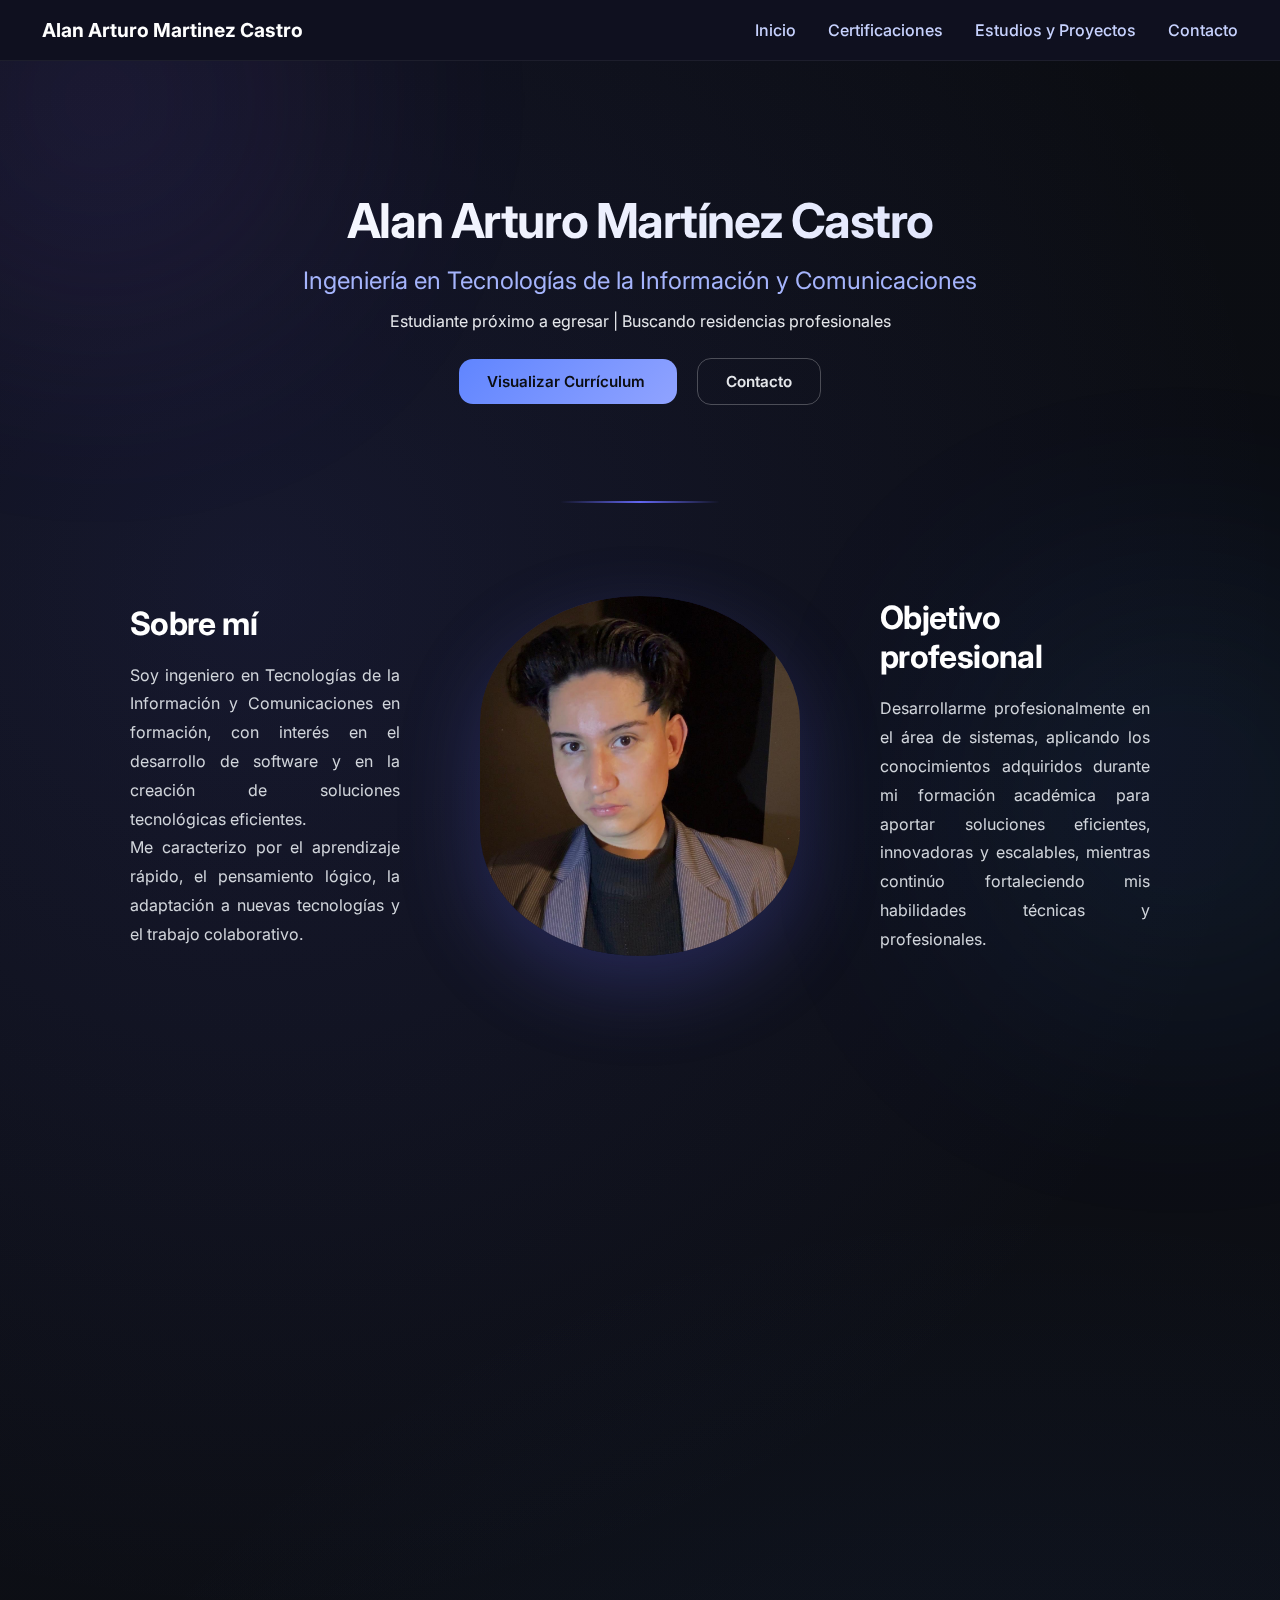
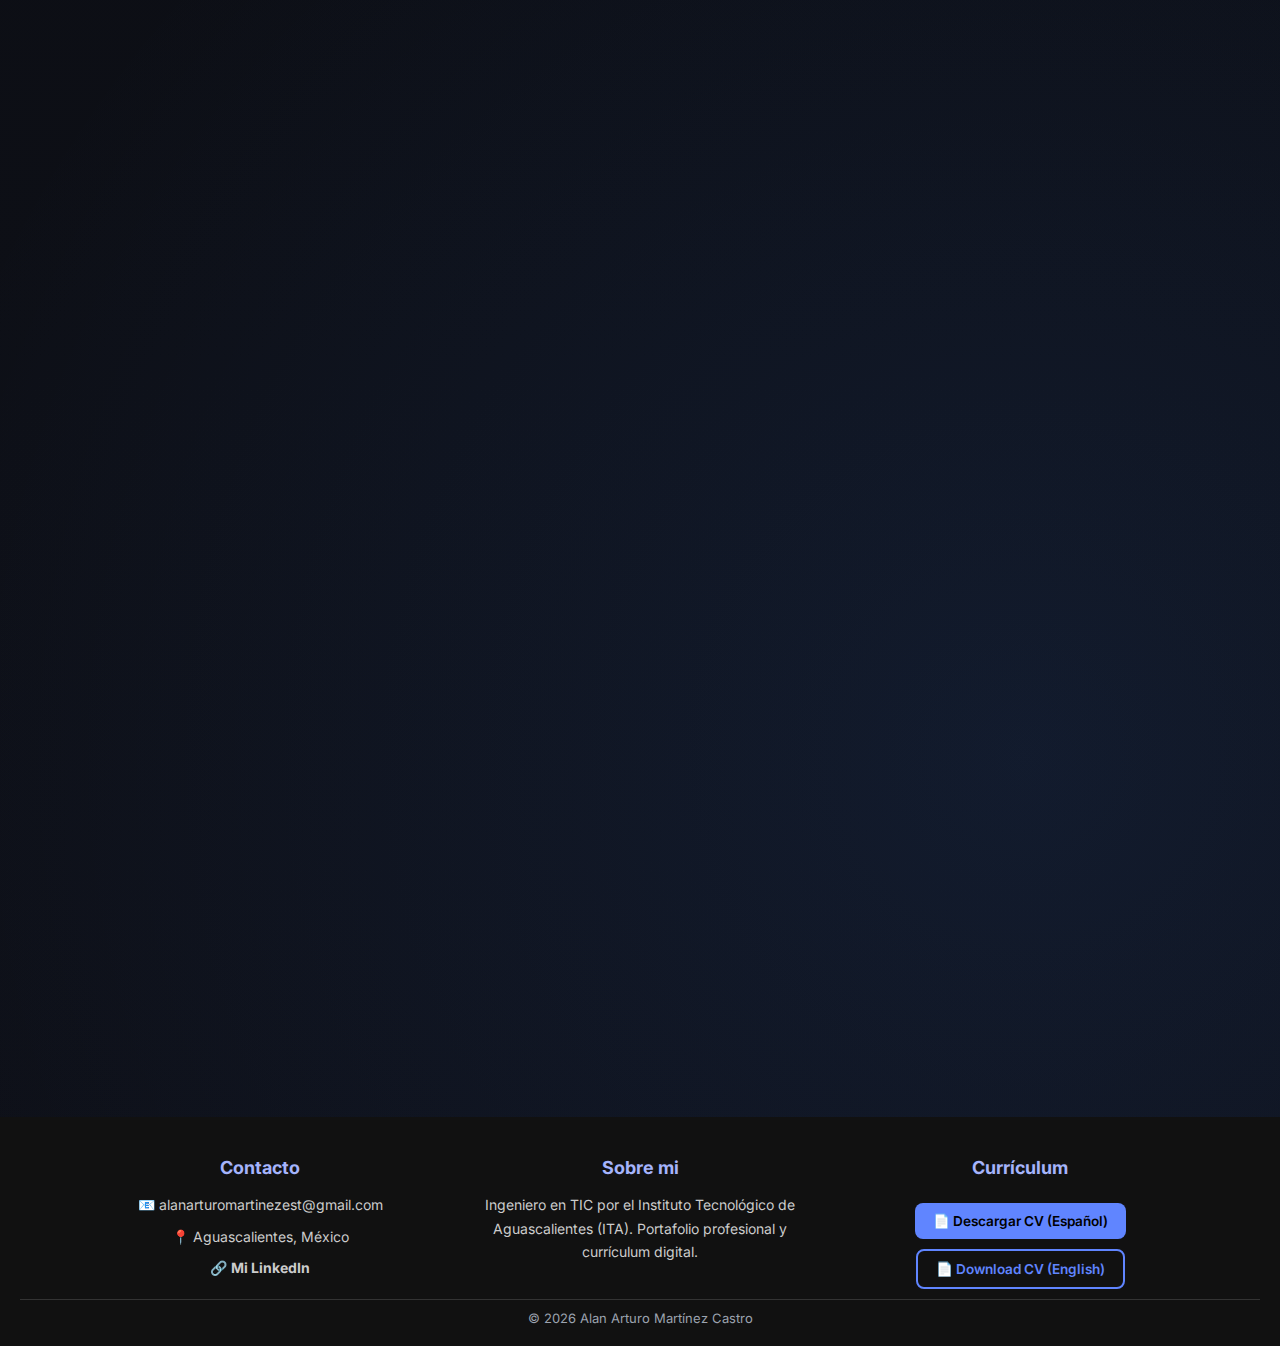
<file: index.html>
<!DOCTYPE html>
<html lang="es">
<head>
  <meta charset="UTF-8" />
  <meta name="viewport" content="width=device-width, initial-scale=1.0" />
  <title>Alan Arturo Martínez Castro | Ingeniería en TIC</title>

  <link rel="stylesheet" href="css/style.css" />
  <link href="https://fonts.googleapis.com/css2?family=Inter:wght@300;400;600;700&display=swap" rel="stylesheet">
</head>
<body>

<header class="header">
  <nav class="navbar">
    <div class="logo">Alan Arturo Martinez Castro</div>

    <ul class="nav-menu">
      <li><a href="index.html">Inicio</a></li>
      <li><a href="certificaciones.html">Certificaciones</a></li>
      <li><a href="estudios-proyectos.html">Estudios y Proyectos</a></li>
      <li><a href="index.html#contacto">Contacto</a></li>
    </ul>

    <div class="hamburger" id="hamburger">
      <span></span>
      <span></span>
      <span></span>
    </div>
  </nav>
</header>


  <!-- HERO -->
  <section class="hero reveal" id="inicio">
    <h1>Alan Arturo Martínez Castro</h1>
    <h2>Ingeniería en Tecnologías de la Información y Comunicaciones</h2>
    <p>Estudiante próximo a egresar | Buscando residencias profesionales</p>

    <div class="hero-buttons">
      <a href="assets/cv/CV - Español - Alan Castro.pdf" class="btn" target="_blank">
        Visualizar Currículum
      </a>
      <a href="#contacto" class="btn secondary">Contacto</a>
    </div>
  </section>

  <!-- SOBRE MI / OBJETIVO -->
  <section class="section reveal" id="perfil">
    <div class="about-clean">

      <!-- SOBRE MI -->
      <div class="about-left">
        <h3>Sobre mí</h3>
        <p>
          Soy ingeniero en Tecnologías de la Información y Comunicaciones en formación, 
          con interés en el desarrollo de software y en la creación de soluciones 
          tecnológicas eficientes.
        </p>
        <p>
          Me caracterizo por el aprendizaje rápido, el pensamiento lógico,
          la adaptación a nuevas tecnologías y el trabajo colaborativo.
        </p>
      </div>

      <!-- FOTO -->
      <div class="about-center">
        <div class="about-photo-oval" id="foto-cambio">
          <img src="assets/img/Fotos/foto1.jpeg" alt="Alan Arturo Martínez Castro">
        </div>
      </div>

      <!-- OBJETIVO -->
      <div class="about-right">
        <h3>Objetivo profesional</h3>
        <p>
          Desarrollarme profesionalmente en el área de sistemas, aplicando los
          conocimientos adquiridos durante mi formación académica para aportar
          soluciones eficientes, innovadoras y escalables, mientras continúo
          fortaleciendo mis habilidades técnicas y profesionales.
        </p>
      </div>
    </div>
  </section>

 <!-- Competencias -->
<section class="section reveal" id="Competencias">
  <h3>Competencias</h3>

  <div class="competencias-list">

    <div class="competencia-row">
      <strong>Trabajo en equipo</strong>
      <p>Colaboro eficazmente con otros para alcanzar objetivos comunes, fomentando la cooperación y el apoyo mutuo.</p>
    </div>

    <div class="competencia-row">
      <strong>Pensamiento analítico</strong>
      <p>Capacidad para descomponer problemas complejos, identificar patrones y proponer soluciones eficientes.</p>
    </div>

    <div class="competencia-row">
      <strong>Comunicación</strong>
      <p>Expreso ideas de manera clara y efectiva, tanto de forma verbal como escrita, facilitando la comprensión y coordinación.</p>
    </div>

    <div class="competencia-row">
      <strong>Adaptabilidad</strong>
      <p>Me ajusto rápidamente a cambios y nuevas situaciones, manteniendo la productividad y actitud positiva.</p>
    </div>

    <div class="competencia-row">
      <strong>Creatividad</strong>
      <p>Genero ideas innovadoras y enfoques originales para resolver problemas y mejorar procesos.</p>
    </div>

  </div>
</section>



  <!-- HABILIDADES -->
  <section class="section reveal" id="habilidades">
    <h3>Habilidades Técnicas</h3>
    <div class="skills-grid">

       <!-- Lenguajes de Programación -->
    <div class="skill-card">Java / Python / C#</div>
    <div class="skill-card">JavaScript / TypeScript / C++ </div>
    <div class="skill-card">PHP / SQL / MySQL</div>

    <!-- Frontend y Móvil -->
    <div class="skill-card">HTML / CSS / JS</div>
    <div class="skill-card">React Native / React</div>
    <div class="skill-card">Node.js / .NET / APIs REST</div>

    <!-- Sistemas / DevOps -->
    <div class="skill-card">Git / GitHub</div>
    <div class="skill-card">Linux / WSL </div>
    <div class="skill-card">Android Studio</div>

    <!-- IoT / Hardware -->
    <div class="skill-card">Arduino / ESP32 / ESP8266</div>
    <div class="skill-card">Sistemas Embebidos / IoT</div>

    <!-- Complementarias -->
    <div class="skill-card">Microsoft Office </div>
    <div class="skill-card">Documentación</div>
    <div class="skill-card">Herramientas adicionales</div>

    </div>
  </section>

  <!-- CARRUSEL -->
  <section class="section reveal">
    <h3>¿Qué puedo aportar?</h3>

    <div class="soft-carousel">
      <div class="soft-track">
        <div class="soft-card">💻 Desarrollo de aplicaciones con buenas prácticas</div>
        <div class="soft-card"> Trabajo en equipo y comunicación efectiva</div>
        <div class="soft-card"> Aprendizaje rápido de nuevas tecnologías</div>
        <div class="soft-card">🛠️ Experiencia en proyectos académicos reales</div>
        <div class="soft-card"> Compromiso y responsabilidad profesional</div>
      </div>
    </div>
  </section>


<footer class="footer" id="contacto">

  <div class="footer-container">

    
    <!-- CONTACTO -->
    <div class="footer-column">
       <h4>Contacto</h4>
       <p>📧 alanarturomartinezest@gmail.com</p>
       <p>📍 Aguascalientes, México</p>
       <p>🔗 <a href="https://www.linkedin.com/in/alancastrooo" target="_blank" rel="noopener noreferrer" class="linkedin-link">Mi LinkedIn</a></p>
    </div>

    <!-- SOBRE MI -->
    <div class="footer-column">
      <h4>Sobre mi</h4>
      <p>
        Ingeniero en TIC por el Instituto Tecnológico de Aguascalientes (ITA).  
    Portafolio profesional y currículum digital.
  </p>
  </p>
      </p>
    </div>

    <!-- DESCARGA CV -->
    <div class="footer-column">
      <h4>Currículum</h4>

      <a href="assets/cv/CV - Español - Alan Castro.pdf" class="footer-btn" target="_blank" >
        📄 Descargar CV (Español)
      </a>

      <a href="assets/cv/CV - English - Alan Castro.pdf" class="footer-btn secondary" target="_blank" >
        📄 Download CV (English)
      </a>
    </div>

  </div>

  <div class="footer-bottom">
    <p>© 2026 Alan Arturo Martínez Castro</p>
  </div>

</footer>


  <!-- SCRIPTS -->
  <script>
    /* FORZAR SCROLL ARRIBA */
    window.history.scrollRestoration = 'manual';
    window.addEventListener('load', () => window.scrollTo(0, 0));

    /* CARRUSEL */
    const track = document.querySelector('.soft-track');
    const cards = document.querySelectorAll('.soft-card');
    let index = 0;
    const CARD_HEIGHT = 130;

    cards[0].classList.add('active');

    setInterval(() => {
      cards.forEach(c => c.classList.remove('active'));
      index = (index + 1) % cards.length;
      track.style.transform = `translateY(-${index * CARD_HEIGHT}px)`;
      cards[index].classList.add('active');
    }, 3200);

    /* REVEAL */
    const reveals = document.querySelectorAll('.reveal');
    const observer = new IntersectionObserver(entries => {
      entries.forEach(entry => {
        if (entry.isIntersecting) entry.target.classList.add('active');
      });
    }, { threshold: 0.15 });

    reveals.forEach(el => observer.observe(el));

    /* CAMBIO DE IMAGEN AL CLICK */
    const foto = document.querySelector('#foto-cambio img');
    const imagenes = [
      'assets/img/Fotos/foto1.jpeg',
      'assets/img/Fotos/foto2.jpeg' // segunda imagen
    ];
    let indice = 0;

    document.querySelector('#foto-cambio').addEventListener('click', () => {
      indice = (indice + 1) % imagenes.length;
      foto.src = imagenes[indice];
    });

/* ================= HOVER LIGHT EFFECT ================= */
const skillCards = document.querySelectorAll('.skill-card');

skillCards.forEach(card => {
  card.addEventListener('mousemove', e => {
    const rect = card.getBoundingClientRect();
    const x = e.clientX - rect.left;
    const y = e.clientY - rect.top;
    card.style.setProperty('--x', `${x}px`);
    card.style.setProperty('--y', `${y}px`);
  });
});
    
/* ================= NAVBAR HAMBURGER ================= */
const hamburger = document.querySelector(".hamburger");
const navMenu = document.querySelector(".nav-menu");

if (hamburger && navMenu) {
  hamburger.addEventListener("click", () => {
    navMenu.classList.toggle("active");
  });
}
  </script>

</body>
</html>
</file>
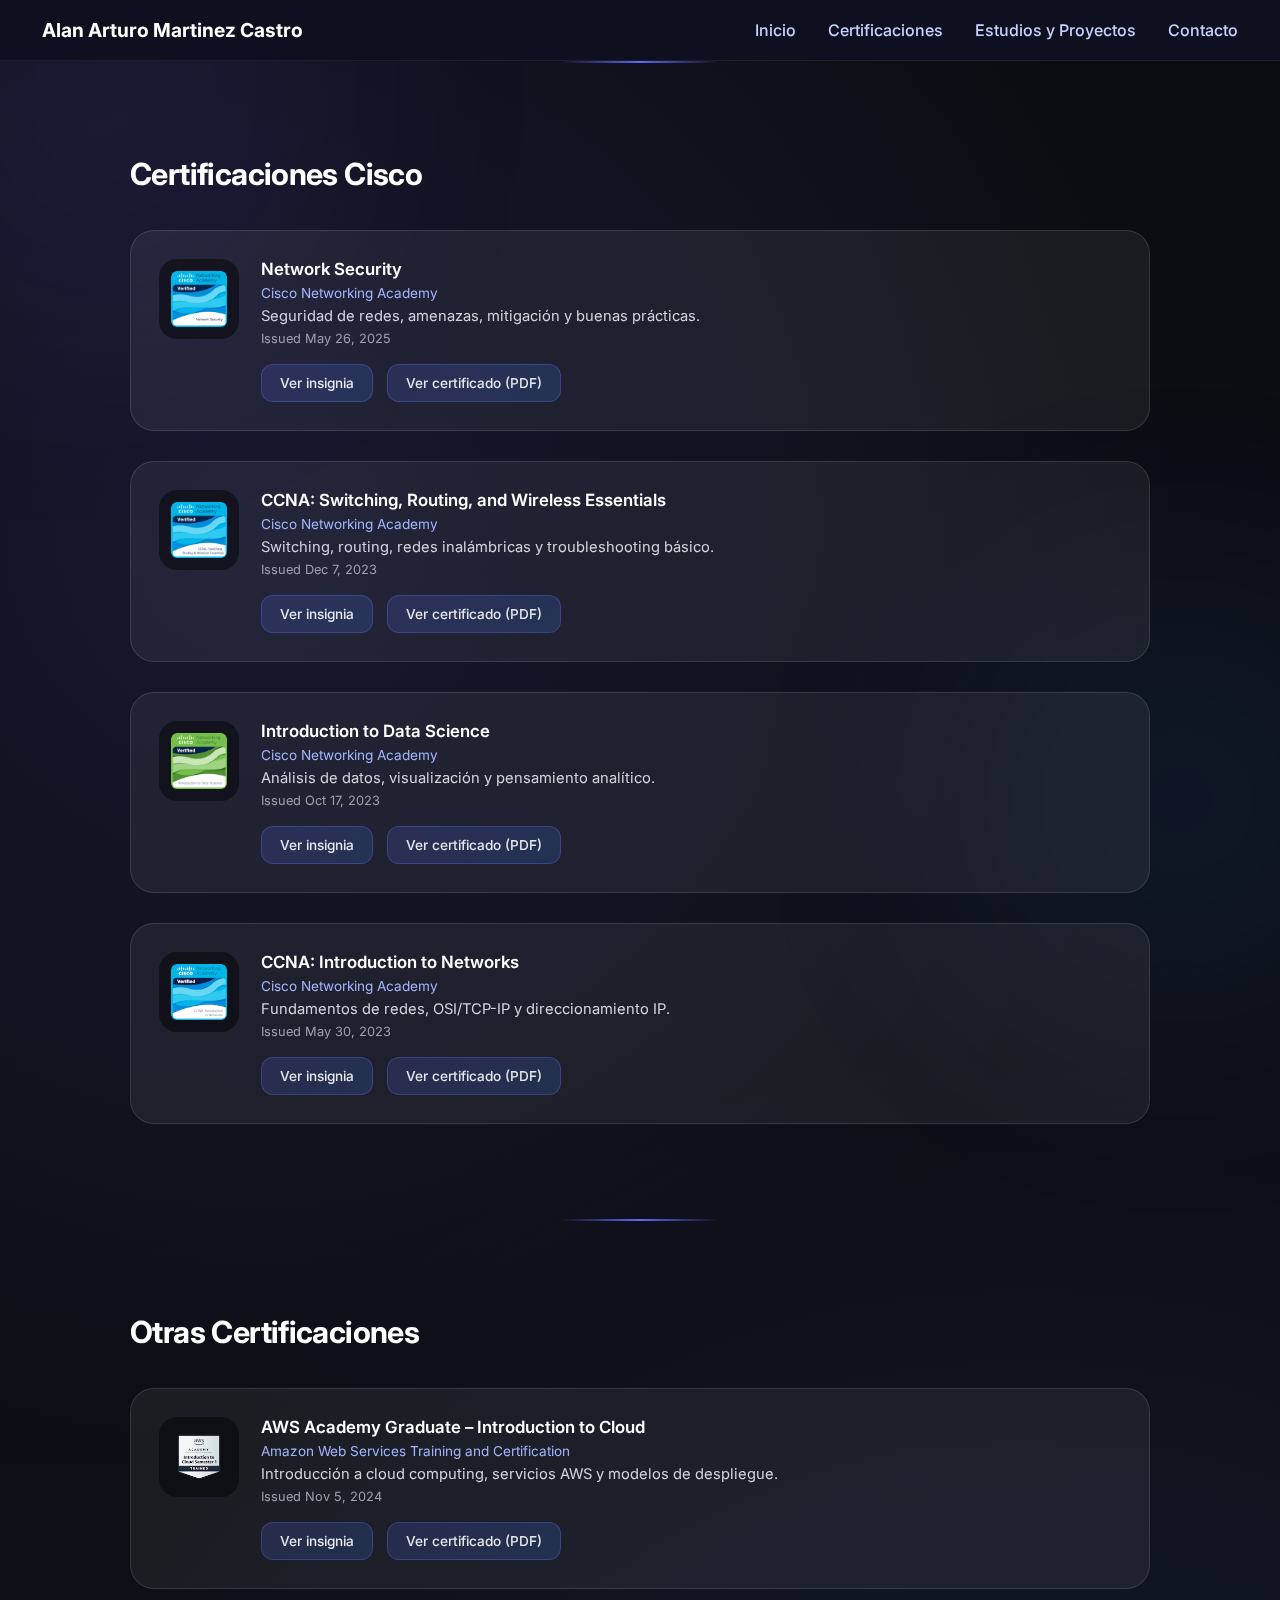
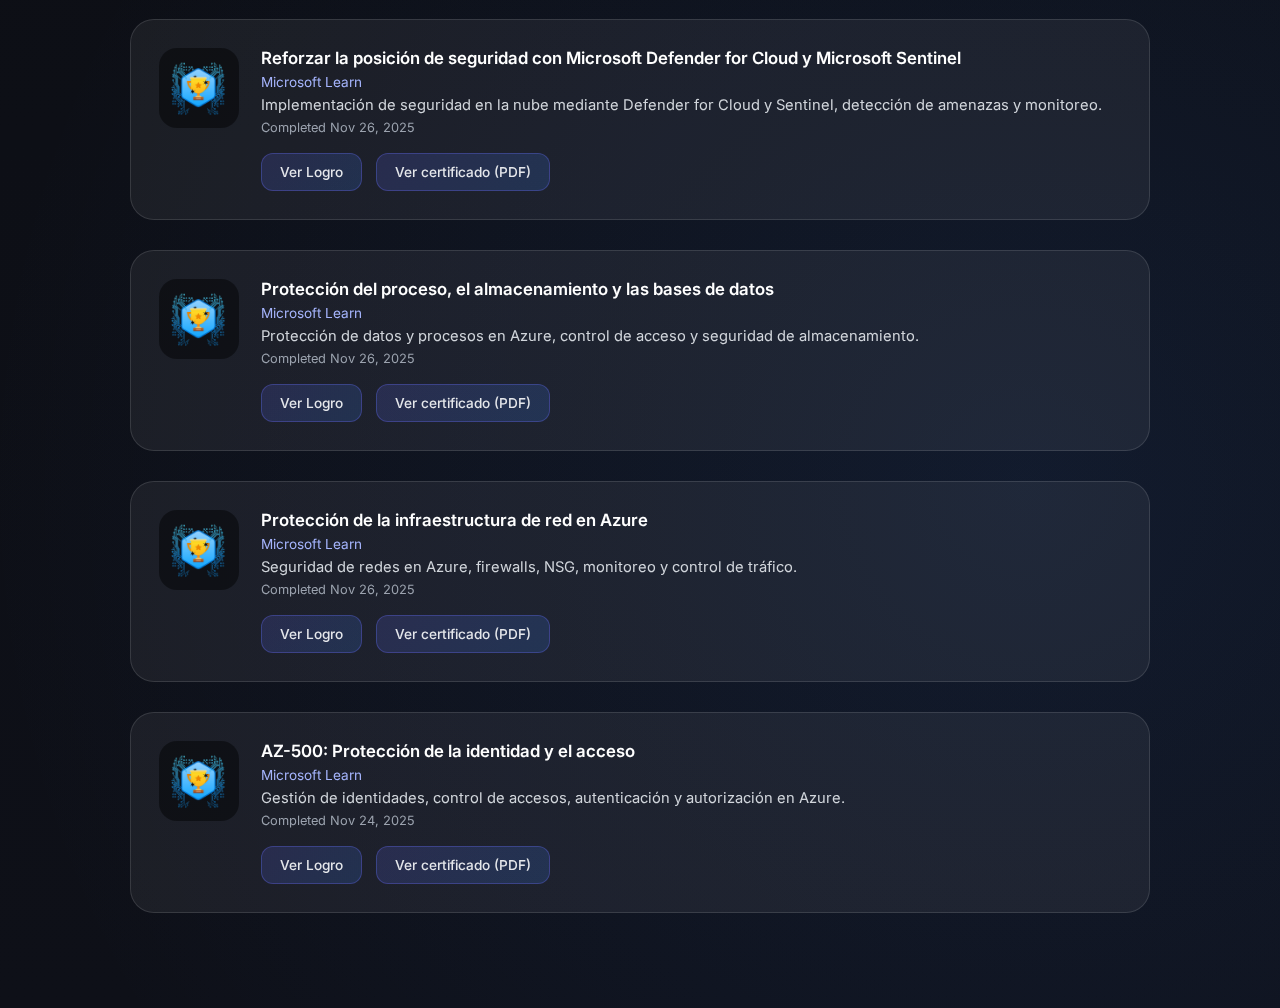
<file: certificaciones.html>
<!DOCTYPE html>
<html lang="es">
<head>
  <meta charset="UTF-8" />
  <meta name="viewport" content="width=device-width, initial-scale=1.0" />
  <title>Certificaciones | Alan Arturo Martínez Castro</title>

  <!-- CSS -->
  <link rel="stylesheet" href="css/style.css" />

  <!-- Google Font -->
  <link href="https://fonts.googleapis.com/css2?family=Inter:wght@300;400;600;700&display=swap" rel="stylesheet">
</head>
<body>

<header class="header">
  <nav class="navbar">
    <div class="logo">Alan Arturo Martinez Castro</div>

    <ul class="nav-menu">
      <li><a href="index.html">Inicio</a></li>
      <li><a href="certificaciones.html">Certificaciones</a></li>
      <li><a href="estudios-proyectos.html">Estudios y Proyectos</a></li>
      <li><a href="index.html#contacto">Contacto</a></li>
    </ul>

    <div class="hamburger" id="hamburger">
      <span></span>
      <span></span>
      <span></span>
    </div>
  </nav>
</header>

  <!-- CERTIFICACIONES CISCO -->
  <section class="section">
    <h3>Certificaciones Cisco</h3>

    <div class="cert-list">

      <!-- 2025 -->
      <div class="cert-item">
        <img src="assets/img/Insignias/network-security.png" alt="Cisco Network Security" class="cert-badge">

        <div class="cert-info">
          <span class="cert-title">Network Security</span>
          <span class="cert-org">Cisco Networking Academy</span>
          <span class="cert-desc">
            Seguridad de redes, amenazas, mitigación y buenas prácticas.
          </span>
          <span class="cert-date">Issued May 26, 2025</span>

          <div class="cert-actions">
            <a href="https://www.credly.com/badges/3fe71192-fc2c-4e4b-b4d9-2073c541a34c/public_url"
               target="_blank" rel="noopener noreferrer">
              Ver insignia
            </a>
            <a href="assets/img/Certificados/NetworkSecurityUpdate20260108-30-mciflk.pdf"
               target="_blank" rel="noopener noreferrer">
              Ver certificado (PDF)
            </a>
          </div>
        </div>
      </div>

      <!-- 2023 -->
      <div class="cert-item">
        <img src="assets/img/Insignias/ccna-switching-routing-and-wireless-essentials.1.png" alt="Cisco SRWE" class="cert-badge">

        <div class="cert-info">
          <span class="cert-title">CCNA: Switching, Routing, and Wireless Essentials</span>
          <span class="cert-org">Cisco Networking Academy</span>
          <span class="cert-desc">
            Switching, routing, redes inalámbricas y troubleshooting básico.
          </span>
          <span class="cert-date">Issued Dec 7, 2023</span>

          <div class="cert-actions">
            <a href="https://www.credly.com/badges/3eaf191b-276a-4b45-bd3c-76e477709c12/public_url"
               target="_blank" rel="noopener noreferrer">
              Ver insignia
            </a>
            <a href="assets/img/Certificados/CCNASRWEUpdate20260108-31-ornwk6.pdf"
               target="_blank" rel="noopener noreferrer">
              Ver certificado (PDF)
            </a>
          </div>
        </div>
      </div>

      <div class="cert-item">
        <img src="assets/img/Insignias/introduction-to-data-science.png" alt="Cisco Data Science" class="cert-badge">

        <div class="cert-info">
          <span class="cert-title">Introduction to Data Science</span>
          <span class="cert-org">Cisco Networking Academy</span>
          <span class="cert-desc">
            Análisis de datos, visualización y pensamiento analítico.
          </span>
          <span class="cert-date">Issued Oct 17, 2023</span>

          <div class="cert-actions">
            <a href="https://www.credly.com/badges/4f6efbda-801c-4bed-9ab4-6457b06a14ba/public_url"
               target="_blank" rel="noopener noreferrer">
              Ver insignia
            </a>
            <a href="assets/img/Certificados/IntrotoDataScienceUpdate20260108-33-z09479.pdf"
               target="_blank" rel="noopener noreferrer">
              Ver certificado (PDF)
            </a>
          </div>
        </div>
      </div>

      <div class="cert-item">
        <img src="assets/img/Insignias/ccna-introduction-to-networks.png" alt="Cisco ITN" class="cert-badge">

        <div class="cert-info">
          <span class="cert-title">CCNA: Introduction to Networks</span>
          <span class="cert-org">Cisco Networking Academy</span>
          <span class="cert-desc">
            Fundamentos de redes, OSI/TCP-IP y direccionamiento IP.
          </span>
          <span class="cert-date">Issued May 30, 2023</span>

          <div class="cert-actions">
            <a href="https://www.credly.com/badges/386744cf-34dc-4aa3-bec2-90f65e6eeedf/public_url"
               target="_blank" rel="noopener noreferrer">
              Ver insignia
            </a>
            <a href="assets/img/Certificados/CCNAITNUpdated20260108-30-azx5w3.pdf"
               target="_blank" rel="noopener noreferrer">
              Ver certificado (PDF)
            </a>
          </div>
        </div>
      </div>

    </div>
  </section>

  <!-- CERTIFICACIONES AWS -->
  <section class="section">
    <h3>Otras Certificaciones</h3>

    <div class="cert-list">

      <div class="cert-item">
        <img src="assets/img/Insignias/aws-academy-graduate-introduction-to-cloud-semester.png" alt="AWS Academy" class="cert-badge">

        <div class="cert-info">
          <span class="cert-title">AWS Academy Graduate – Introduction to Cloud</span>
          <span class="cert-org">Amazon Web Services Training and Certification</span>
          <span class="cert-desc">
            Introducción a cloud computing, servicios AWS y modelos de despliegue.
          </span>
          <span class="cert-date">Issued Nov 5, 2024</span>

          <div class="cert-actions">
            <a href="https://www.credly.com/badges/d48d116f-f80a-4c81-982a-6fabf232fa69/public_url"
               target="_blank" rel="noopener noreferrer">
              Ver insignia
            </a>
            <a href="assets/img/Certificados/AWS_Academy_Graduate___Introduction_to_Cloud_Semester_1___Training_Badge_Badge20260108-30-hqyo44.pdf"
               target="_blank" rel="noopener noreferrer">
              Ver certificado (PDF)
            </a>
          </div>
        </div>
      </div>

     
<!-- CERTIFICACIONES MICROSOFT -->
    <div class="cert-item">
      <img src="assets/img/Insignias/Logro.png" alt="Microsoft Learn" class="cert-badge">

      <div class="cert-info">
        <span class="cert-title">
          Reforzar la posición de seguridad con Microsoft Defender for Cloud y Microsoft Sentinel
        </span>
        <span class="cert-org">Microsoft Learn</span>
        <span class="cert-desc">
          Implementación de seguridad en la nube mediante Defender for Cloud y Sentinel,
          detección de amenazas y monitoreo.
        </span>
        <span class="cert-date">Completed Nov 26, 2025</span>

          <div class="cert-actions">
            <a href="https://learn.microsoft.com/api/achievements/share/es-es/ALANARTUROMARTINEZCASTRO-9875/FQQK8JTX?sharingId=2E52E4DBF57A6F24"
               target="_blank" rel="noopener noreferrer">
              Ver Logro
            </a>
            <a href="assets/img/Certificados/Logros - alanarturomartinezcastro-9875 _ Microsoft Learn.pdf"
               target="_blank" rel="noopener noreferrer">
              Ver certificado (PDF)
            </a>
          </div>
      </div>
    </div>

    <div class="cert-item">
      <img src="assets/img/Insignias/Logro.png" alt="Microsoft Learn" class="cert-badge">

      <div class="cert-info">
        <span class="cert-title">
          Protección del proceso, el almacenamiento y las bases de datos
        </span>
        <span class="cert-org">Microsoft Learn</span>
        <span class="cert-desc">
          Protección de datos y procesos en Azure, control de acceso y
          seguridad de almacenamiento.
        </span>
        <span class="cert-date">Completed Nov 26, 2025</span>

          <div class="cert-actions">
            <a href="https://learn.microsoft.com/api/achievements/share/es-es/ALANARTUROMARTINEZCASTRO-9875/822VFAEW?sharingId=2E52E4DBF57A6F24"
               target="_blank" rel="noopener noreferrer">
              Ver Logro
            </a>
            <a href="assets/img/Certificados/Logros - alanarturomartinezcastro-9875 _ Microsoft Learn-Protección de datos y procesos en Azure.pdf"
               target="_blank" rel="noopener noreferrer">
              Ver certificado (PDF)
            </a>
          </div>
      </div>
    </div>

    <div class="cert-item">
      <img src="assets/img/Insignias/Logro.png" alt="Microsoft Learn" class="cert-badge">

      <div class="cert-info">
        <span class="cert-title">
          Protección de la infraestructura de red en Azure
        </span>
        <span class="cert-org">Microsoft Learn</span>
        <span class="cert-desc">
          Seguridad de redes en Azure, firewalls, NSG, monitoreo y
          control de tráfico.
        </span>
        <span class="cert-date">Completed Nov 26, 2025</span>

          <div class="cert-actions">
            <a href="https://learn.microsoft.com/api/achievements/share/es-es/ALANARTUROMARTINEZCASTRO-9875/37773ERH?sharingId=2E52E4DBF57A6F24"
               target="_blank" rel="noopener noreferrer">
              Ver Logro
            </a>
            <a href="assets/img/Certificados/Logros - alanarturomartinezcastro-9875 _ 3Microsoft Learn.pdf"
               target="_blank" rel="noopener noreferrer">
              Ver certificado (PDF)
            </a>
          </div>
      </div>
    </div>

    <div class="cert-item">
      <img src="assets/img/Insignias/Logro.png" alt="Microsoft Learn" class="cert-badge">

      <div class="cert-info">
        <span class="cert-title">
          AZ-500: Protección de la identidad y el acceso
        </span>
        <span class="cert-org">Microsoft Learn</span>
        <span class="cert-desc">
          Gestión de identidades, control de accesos, autenticación y
          autorización en Azure.
        </span>
        <span class="cert-date">Completed Nov 24, 2025</span>

          <div class="cert-actions">
            <a href="https://learn.microsoft.com/api/achievements/share/es-es/ALANARTUROMARTINEZCASTRO-9875/2JJEK72V?sharingId=2E52E4DBF57A6F24"
               target="_blank" rel="noopener noreferrer">
              Ver Logro
            </a>
            <a href="assets/img/Certificados/Logros - alanarturomartinezcastro-9875 _ 4Microsoft Learn.pdf"
               target="_blank" rel="noopener noreferrer">
              Ver certificado (PDF)
            </a>
          </div>
      </div>
    </div>

  </div>


    </div>
  </section>

</body>
</html>
</file>
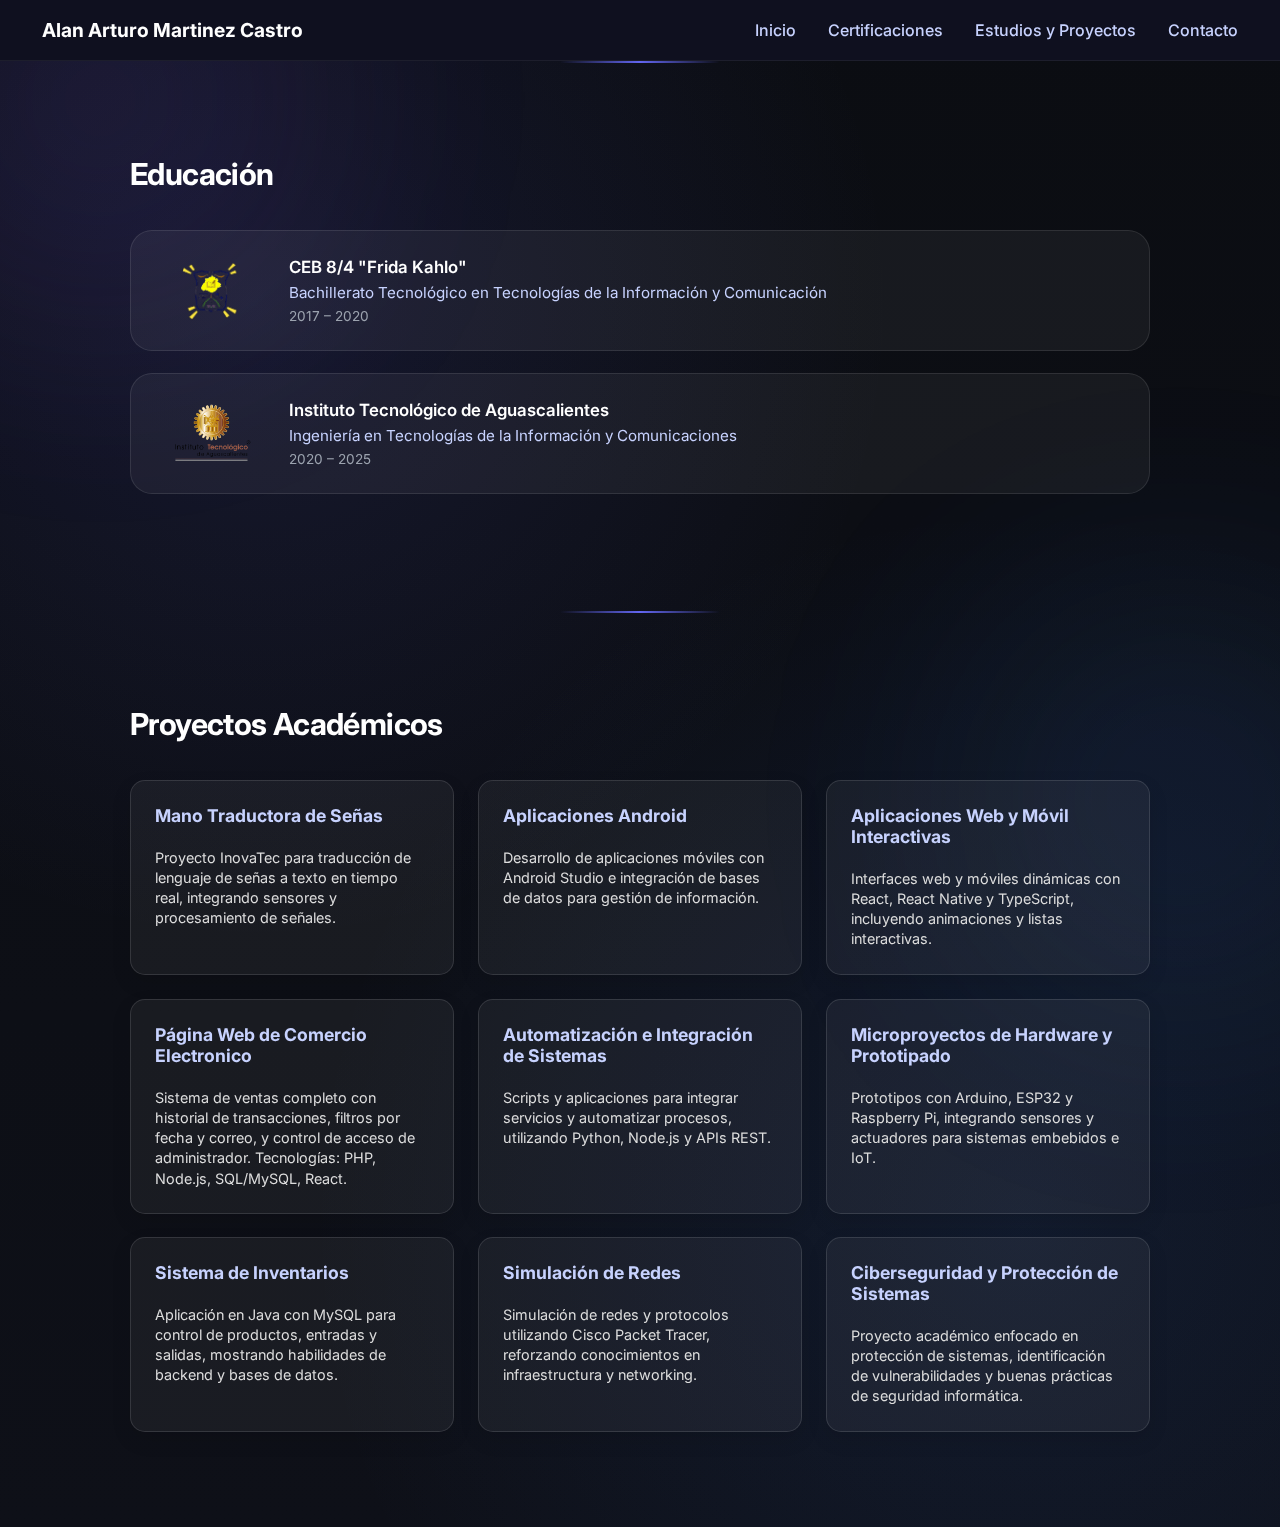
<file: estudios-proyectos.html>
<!DOCTYPE html>
<html lang="es">
<head>
  <meta charset="UTF-8" />
  <meta name="viewport" content="width=device-width, initial-scale=1.0" />
  <title>Estudios y Proyectos | Alan Martínez</title>

  <link rel="stylesheet" href="css/style.css" />
  <link href="https://fonts.googleapis.com/css2?family=Inter:wght@300;400;600;700&display=swap" rel="stylesheet">
</head>
<body>

 <header class="header">
  <nav class="navbar">
    <div class="logo">Alan Arturo Martinez Castro</div>

    <ul class="nav-menu">
      <li><a href="index.html">Inicio</a></li>
      <li><a href="certificaciones.html">Certificaciones</a></li>
      <li><a href="estudios-proyectos.html">Estudios y Proyectos</a></li>
      <li><a href="index.html#contacto">Contacto</a></li>
    </ul>

    <div class="hamburger" id="hamburger">
      <span></span>
      <span></span>
      <span></span>
    </div>
  </nav>
</header>

 <section class="section">
  <h3>Educación</h3>

  <div class="edu-item">
    <img src="assets/img/Logos/logo_Ceb_8_4.png" alt="Logo CEB 8/4" class="edu-logo">

    <div class="edu-info">
      <span class="edu-title">CEB 8/4 "Frida Kahlo"</span>
      <span class="edu-degree">
        Bachillerato Tecnológico en Tecnologías de la Información y Comunicación
      </span>
      <span class="edu-date">2017 – 2020</span>
    </div>
  </div>

  <div class="edu-item">
    <img src="assets/img/Logos/logo_ITA.png" alt="Logo Instituto Tecnológico de Aguascalientes" class="edu-logo">

    <div class="edu-info">
      <span class="edu-title">Instituto Tecnológico de Aguascalientes</span>
      <span class="edu-degree">
        Ingeniería en Tecnologías de la Información y Comunicaciones
      </span>
      <span class="edu-date">2020 – 2025</span>
    </div>
  </div>
</section>


<section class="section" id="proyectos">
  <h3>Proyectos Académicos</h3>
  <div class="projects-grid">

    <!-- Proyecto innovador -->
    <div class="project-card">
      <h4>Mano Traductora de Señas</h4>
      <p>Proyecto InovaTec para traducción de lenguaje de señas a texto en tiempo real, integrando sensores y procesamiento de señales.</p>
    </div>

    <!-- Desarrollo móvil -->
    <div class="project-card">
      <h4>Aplicaciones Android</h4>
      <p>Desarrollo de aplicaciones móviles con Android Studio e integración de bases de datos para gestión de información.</p>
    </div>

    <!-- Web interactiva -->
    <div class="project-card">
      <h4>Aplicaciones Web y Móvil Interactivas</h4>
      <p>Interfaces web y móviles dinámicas con React, React Native y TypeScript, incluyendo animaciones y listas interactivas.</p>
    </div>

    <!-- Backend y E-commerce -->
    <div class="project-card">
      <h4>Página Web de Comercio Electronico</h4>
      <p>Sistema de ventas completo con historial de transacciones, filtros por fecha y correo, y control de acceso de administrador. Tecnologías: PHP, Node.js, SQL/MySQL, React.</p>
    </div>

    <!-- Automatización / Integración -->
    <div class="project-card">
      <h4>Automatización e Integración de Sistemas</h4>
      <p>Scripts y aplicaciones para integrar servicios y automatizar procesos, utilizando Python, Node.js y APIs REST.</p>
    </div>

    <!-- Hardware / IoT -->
    <div class="project-card">
      <h4>Microproyectos de Hardware y Prototipado</h4>
      <p>Prototipos con Arduino, ESP32 y Raspberry Pi, integrando sensores y actuadores para sistemas embebidos e IoT.</p>
    </div>

    <!-- Sistema de Inventarios -->
    <div class="project-card">
      <h4>Sistema de Inventarios</h4>
      <p>Aplicación en Java con MySQL para control de productos, entradas y salidas, mostrando habilidades de backend y bases de datos.</p>
    </div>

    <!-- Simulación de Redes -->
    <div class="project-card">
      <h4>Simulación de Redes</h4>
      <p>Simulación de redes y protocolos utilizando Cisco Packet Tracer, reforzando conocimientos en infraestructura y networking.</p>
    </div>

    <!-- Ciberseguridad / Seguridad en TI -->
    <div class="project-card">
      <h4>Ciberseguridad y Protección de Sistemas</h4>
      <p>Proyecto académico enfocado en protección de sistemas, identificación de vulnerabilidades y buenas prácticas de seguridad informática.</p>
    </div>

  </div>
</section>



</body>
</html>
</file>
<file: css/style.css>
/* ================= RESET ================= */
* {
  margin: 0;
  padding: 0;
  box-sizing: border-box;
  font-family: 'Inter', sans-serif;
}

html {
  scroll-behavior: smooth;
}

body {
  background:
    radial-gradient(circle at 20% 20%, rgba(99,102,241,0.12), transparent 40%),
    radial-gradient(circle at 80% 80%, rgba(59, 130, 246, 0.1), transparent 45%),
    linear-gradient(180deg, #0b0d12, #0e1018);
  color: #e5e7eb;
}

/* ================= FONDOS DIFUMINADOS (CANVA) ================= */
body::before,
body::after {
  content: "";
  position: fixed;
  width: 520px;
  height: 520px;
  filter: blur(160px);
  opacity: 0.9;
  z-index: -1;
}

body::before {
  top: -160px;
  left: -160px;
  background: radial-gradient(circle, rgba(139,92,246,0.35), transparent 65%);
}

body::after {
  bottom: -160px;
  right: -160px;
  background: radial-gradient(circle, rgba(59,130,246,0.30), transparent 65%);
}

/* ================= NAVBAR ================= */
.navbar {
  display: flex;
  justify-content: space-between;
  align-items: center;
  padding: 18px 42px;
  background: rgba(15,15,30,0.9);
  border-bottom: 1px solid rgba(255,255,255,0.06);
  position: sticky;
  top: 0;
  z-index: 20;
}

.logo {
  font-weight: 700;
  font-size: 1.05rem;
  color: #ffffff;
}

/* LINKS DESKTOP (lo tuyo) */
.nav-links {
  list-style: none;
  display: flex;
  gap: 22px;
}

.nav-links a {
  color: #c7d2fe;
  text-decoration: none;
  font-size: 0.95rem;
  transition: color 0.25s ease;
}

.nav-links a:hover {
  color: #ffffff;
}

/* HEADER STICKY (lo tuyo) */
.header {
  width: 100%;
  background: #0f172a;
  position: sticky;
  top: 0;
  z-index: 20;
}

/* LOGO (lo tuyo, se respeta aunque esté repetido) */
.logo {
  color: #fff;
  font-weight: bold;
  font-size: 1.2rem;
}

/* MENÚ PRINCIPAL */
.nav-menu {
  display: flex;
  gap: 2rem;
  list-style: none;
}

.nav-menu a {
  color: #c7d2fe;
  text-decoration: none;
  font-weight: 500;
}

/* HAMBURGER */
.hamburger {
  display: none;
  flex-direction: column;
  cursor: pointer;
}

.hamburger span {
  width: 25px;
  height: 3px;
  background: #c7d2fe;
  margin: 4px 0;
}

/* ================= MOBILE ================= */
@media (max-width: 768px) {

  /* Ajuste de padding en móvil */
  .navbar {
    padding: 1rem 1.5rem;
  }

  /* Menú desplegable */
  .nav-menu {
    position: absolute;
    top: 100%;
    left: 0;
    background: rgba(15, 15, 30, 0.97);
    flex-direction: column;
    width: 100%;
    text-align: center;
    display: none;
    padding: 1rem 0;
  }

  /* Cuando JS agrega .active */
  .nav-menu.active {
    display: flex;
  }

  /* Links grandes para touch */
  .nav-menu a {
    padding: 1rem 0;
    font-size: 1.05rem;
    width: 100%;
    display: block;
  }

  .nav-menu li {
    width: 100%;
  }

  .nav-menu a:hover {
    background: rgba(255, 255, 255, 0.05);
  }

  /* Mostrar hamburger */
  .hamburger {
    display: flex;
  }
}




/* ================= HERO ================= */
.hero {
  padding: 130px 40px 110px;
  text-align: center;
}

.hero h1 {
  font-size: 3rem;
  letter-spacing: -0.03em;
  color: #ffffff;
}

.hero h2 {
  font-weight: 400;
  margin: 16px 0;
  color: #a5b4fc;
}

.hero-buttons {
  margin-top: 40px;
}

.btn {
  padding: 13px 28px;
  background: linear-gradient(135deg, #6085ff, #90a3ff);
  color: #0b0d12;
  text-decoration: none;
  margin: 0 10px;
  border-radius: 14px;
  font-size: 0.95rem;
  font-weight: 600;
  transition: transform 0.25s ease, box-shadow 0.25s ease;
}

.btn:hover {
  transform: translateY(-4px);
  box-shadow: 0 20px 45px rgba(99,102,241,0.45);
}

.btn.secondary {
  background: transparent;
  border: 1px solid rgba(255,255,255,0.25);
  color: #e5e7eb;
}

/* ================= SECTIONS ================= */
.section {
  padding: 95px 40px;
  max-width: 1100px;
  margin: auto;
  position: relative;
}

.section::before {
  content: "";
  position: absolute;
  top: 0;
  left: 50%;
  width: 160px;
  height: 2px;
  transform: translateX(-50%);
  background: linear-gradient(90deg, transparent, #6366f1, transparent);
}

.section h3 {
  margin-bottom: 38px;
  font-size: 1.9rem;
  letter-spacing: -0.02em;
  color: #ffffff;
}

/* ================= SKILLS ================= */
.skills-grid {
  display: grid;
  grid-template-columns: repeat(auto-fit, minmax(150px, 1fr));
  gap: 22px;
}

.skill-card {
  background: rgba(255,255,255,0.06);
  border: 1px solid rgba(255,255,255,0.12);
  padding: 24px;
  text-align: center;
  border-radius: 20px;
  font-size: 0.95rem;
  transition: transform 0.3s ease, box-shadow 0.3s ease;
}

.skill-card:hover {
  transform: translateY(-6px);
  box-shadow: 0 22px 48px rgba(0,0,0,0.55);
}

/* ================= PROYECTOS ================= */
.projects-grid {
  display: grid;
  grid-template-columns: repeat(auto-fit, minmax(260px, 1fr));
  gap: 28px;
}

.project-card {
  background: rgba(255,255,255,0.06);
  border: 1px solid rgba(255,255,255,0.12);
  border-radius: 22px;
  padding: 28px;
  display: flex;
  flex-direction: column;
  gap: 14px;
  transition: transform 0.3s ease, box-shadow 0.3s ease;
  position: relative;
}

.project-card h4 {
  font-size: 1.1rem;
  color: #ffffff;
}

.project-card p {
  font-size: 0.95rem;
  color: #d1d5db;
}

.project-card a {
  margin-top: auto;
  font-size: 0.85rem;
  color: #a5b4fc;
  text-decoration: none;
}

.project-card:hover {
  transform: translateY(-6px);
  box-shadow: 0 26px 55px rgba(0,0,0,0.55);
}

/* ================= EDUCACIÓN ================= */
.edu-item {
  display: flex;
  align-items: center;
  gap: 22px;
  padding: 26px;
  margin-bottom: 22px;
  background: rgba(255,255,255,0.05);
  border-radius: 22px;
  border: 1px solid rgba(255,255,255,0.1);
  transition: transform 0.3s ease;
}

.edu-item:hover {
  transform: translateY(-5px);
}

.edu-logo {
  width: 110px;
  height: 60px;
  object-fit: contain;
}

.edu-info {
  display: flex;
  flex-direction: column;
  gap: 6px;
}

.edu-title {
  font-size: 1.05rem;
  font-weight: 600;
  color: #ffffff;
}

.edu-degree {
  font-size: 0.95rem;
  color: #c7d2fe;
}

.edu-date {
  font-size: 0.85rem;
  color: #9ca3af;
}

/* ================= CERTIFICADOS ================= */
.cert-list {
  display: flex;
  flex-direction: column;
  gap: 30px;
}

.cert-item {
  display: flex;
  gap: 22px;
  padding: 28px;
  background: rgba(255,255,255,0.06);
  border-radius: 24px;
  border: 1px solid rgba(255,255,255,0.12);
  transition: transform 0.35s ease, box-shadow 0.35s ease;
}

.cert-item:hover {
  transform: translateY(-6px);
  box-shadow: 0 28px 60px rgba(0,0,0,0.6);
}

.cert-badge {
  width: 80px;
  height: 80px;
  padding: 12px;
  background: rgba(0,0,0,0.45);
  border-radius: 18px;
  object-fit: contain;
}

.cert-info {
  display: flex;
  flex-direction: column;
  gap: 6px;
}

.cert-title {
  font-size: 1.05rem;
  font-weight: 600;
  color: #ffffff;
}

.cert-org {
  font-size: 0.85rem;
  color: #a5b4fc;
}

.cert-desc {
  font-size: 0.92rem;
  color: #d1d5db;
}

.cert-date {
  font-size: 0.8rem;
  color: #9ca3af;
}

/* ================= CERT LINKS (BOTONES PREMIUM) ================= */
.cert-actions {
  display: flex;
  gap: 14px;
  margin-top: 12px;
  flex-wrap: wrap;
}

.cert-actions a {
  padding: 10px 18px;
  border-radius: 12px;
  font-size: 0.85rem;
  font-weight: 500;
  text-decoration: none;
  color: #e5e7eb;
  background: linear-gradient(
    135deg,
    rgba(99,102,241,0.18),
    rgba(59,130,246,0.18)
  );
  border: 1px solid rgba(99,102,241,0.35);
  transition: all 0.25s ease;
}

.cert-actions a:hover {
  transform: translateY(-3px);
  background: linear-gradient(
    135deg,
    rgba(99,102,241,0.35),
    rgba(59,130,246,0.35)
  );
  box-shadow: 0 14px 32px rgba(99,102,241,0.35);
}

/* Variante secundaria */
.cert-actions a.secondary {
  background: transparent;
  border: 1px solid rgba(255,255,255,0.25);
  color: #c7d2fe;
}

.cert-actions a.secondary:hover {
  background: rgba(255,255,255,0.06);
}

/* ================= FOOTER ================= */
footer {
  text-align: center;
  padding: 30px;
  background: rgba(0,0,0,0.85);
  font-size: 0.85rem;
  color: #9ca3af;
}

.footer {
  background: #111;
  color: #eee;
  padding: 40px 20px 20px;
  font-family: 'Inter', sans-serif;
}

.footer-container {
  max-width: 1100px;
  margin: auto;
  display: grid;
  grid-template-columns: repeat(auto-fit, minmax(220px, 1fr));
  gap: 40px;
}

.footer-column h4 {
  font-size: 18px;
  margin-bottom: 15px;
  color: #a5b4fc;
}

.footer-column p {
  font-size: 14px;
  line-height: 1.7;
  margin-bottom: 8px;
  color: #ccc;
}

.footer-btn {
  display: inline-block;
  margin-top: 10px;
  padding: 10px 18px;
  border-radius: 8px;
  background: #6085ff;
  color: #000;
  font-weight: 600;
  text-decoration: none;
  transition: 0.3s;
}

.footer-btn:hover {
  background: #6085ff;
  transform: translateY(-2px);
}

.footer-btn.secondary {
  background: transparent;
  border: 2px solid #6085ff;
  color: #6085ff;
}

.footer-btn.secondary:hover {
  background: #6085ff;
  color: #000;
}

.footer-bottom {
  text-align: center;
  margin-top: 10px;
  border-top: 1px solid #333;
  padding-top: 10px;
  font-size: 13px;
  color: #9ca3af;
}


/* ================= SCROLL ANIMATION ================= */
.reveal {
  opacity: 0;
  transform: translateY(30px);
  transition: opacity 0.8s ease, transform 0.8s ease;
}

.reveal.active {
  opacity: 1;
  transform: translateY(0);
}

/* ================= MOBILE ================= */
@media (max-width: 768px) {
  .navbar {
    padding: 16px 22px;
  }

  .nav-links {
    display: none;
  }

  .hero {
    padding: 100px 22px 90px;
  }

  .hero h1 {
    font-size: 2.2rem;
  }

  .section {
    padding: 75px 22px;
  }

  .edu-item,
  .cert-item {
    flex-direction: column;
    align-items: flex-start;
  }

  .projects-grid {
    grid-template-columns: 1fr;
  }
}

/* ================= CARRUSEL VERTICAL ================= */
.soft-carousel {
  max-width: 760px;
  height: 130px;
  margin: 0 auto;
  overflow: hidden;
  position: relative;
  mask-image: linear-gradient(to right, transparent 0%, black 12%, black 88%, transparent 100%);
  -webkit-mask-image: linear-gradient(to right, transparent 0%, black 12%, black 88%, transparent 100%);
}

.soft-card {
  height: 130px;
  padding: 28px 36px;
  display: flex;
  align-items: center;
  justify-content: center;
  text-align: center;
  font-size: 1.2rem;
  line-height: 1.6;
  background: linear-gradient(90deg, transparent, rgba(255,255,255,0.07), transparent);
  border-radius: 18px;
  border-top: 1px solid rgba(255,255,255,0.08);
  border-bottom: 1px solid rgba(255,255,255,0.08);
  color: #e5e7eb;
  letter-spacing: 0.01em;
  opacity: 0.6;
  transition: opacity 0.6s ease;
}

.soft-card.active {
  opacity: 1;
}

/* ================= READYMAG MOTION LAYERS ================= */
.rm-lines { 
  position: fixed; 
  inset: 0; 
  pointer-events: none; 
  z-index: 0; 
}

.rm-lines span {
  position: absolute;
  width: 1px;
  height: 120vh;
  background: linear-gradient(to bottom, transparent, rgba(99,102,241,0.25), transparent);
  animation: lineMove 18s linear infinite;
  opacity: 0.25;
}

.rm-lines span:nth-child(1) { left: 15%; animation-delay: 0s; }
.rm-lines span:nth-child(2) { left: 42%; animation-delay: -6s; }
.rm-lines span:nth-child(3) { left: 68%; animation-delay: -12s; }

@keyframes lineMove {
  from { transform: translateY(-100%); }
  to { transform: translateY(100%); }
}

/* ================= READYMAG SCROLL FEEL ================= */
.section,
.hero,
.project-card,
.skill-card,
.cert-item,
.edu-item {
  will-change: transform, opacity;
}

/* ================= HOVER EDITORIAL ================= */
.project-card::after,
.skill-card::after {
  content: "";
  position: absolute;
  inset: 0;
  border-radius: inherit;
  background: radial-gradient(circle at var(--x,50%) var(--y,50%), rgba(99,102,241,0.25), transparent 60%);
  opacity: 0;
  transition: opacity 0.4s ease;
  pointer-events: none;
}

.project-card:hover::after,
.skill-card:hover::after {
  opacity: 1;
}

/* ================= TEXTO EDITORIAL ================= */
.hero h1 {
  background: linear-gradient(90deg, #fff, #d9dffc);
  -webkit-background-clip: text;
  -webkit-text-fill-color: transparent;
}

/* ================= CARRUSEL READYMAG ================= */
.soft-carousel::before,
.soft-carousel::after {
  content: "";
  position: absolute;
  left: 0;
  right: 0;
  height: 40px;
  z-index: 2;
}

/* ================= FIX SCROLL INICIAL ================= */
html, body {
  scroll-behavior: auto !important;
}

/* ================= ABOUT CLEAN CENTRADO ================= */
.about-clean {
  display: grid;
  grid-template-columns: 1fr 320px 1fr;
  gap: 80px;
  align-items: center;
  position: relative;

  z-index: 1;
}

.about-clean::before {
  left: -160px;
  background: linear-gradient(to right, #0b0d12, transparent);
}

.about-clean::after {
  right: -160px;
  background: linear-gradient(to left, #0b0d12, transparent);
}

/* SOBRE MI Y OBJETIVO */
.about-left, .about-right {
  display: flex;
  flex-direction: column;
  justify-content: center;
  z-index: 2;
  
}

.about-left h3, .about-right h3 {
  font-size: 2rem;
  font-weight: 700;
  margin-bottom: 18px;
  color: #ffffff; /* Blanco simple, sin glow */
}

.about-left p, .about-right p {
  text-align: justify;
  color: #d1d5db;
  font-size: 1rem;
  line-height: 1.8;
}

/* FOTO CENTRAL */
.about-center {
  display: flex;
  justify-content: center;
  align-items: center;
  z-index: 2;
}

.about-photo-oval {
  width: 320px;
  height: 360px;
  border-radius: 50% / 35%;
  overflow: hidden;
  background: radial-gradient(circle at top, rgba(99,102,241,0.25), rgba(15,15,30,0.95));
  box-shadow: 0 30px 80px rgba(99,102,241,0.25), inset 0 0 60px rgba(99,102,241,0.2);
  transition: transform 0.4s ease, box-shadow 0.4s ease;
}

.about-photo-oval img {
  width: 100%;
  height: 100%;
  object-fit: cover;
  opacity: 1;
  transition: transform 0.4s ease, filter 0.4s ease;
}

.about-photo-oval:hover {
  transform: translateY(-6px) scale(1.05);
  box-shadow: 0 45px 110px rgba(99,102,241,0.35), inset 0 0 80px rgba(99,102,241,0.2);
}

.about-photo-oval:hover img {
  transform: scale(1.05);
  filter: brightness(1.05);
}

/* ================= RESPONSIVE ================= */
@media (max-width: 1000px) {
  .about-clean {
    grid-template-columns: 1fr;
    gap: 60px;
    text-align: center;
    padding: 100px 40px;
  }

  .about-left, .about-right {
    align-items: center;
    padding: 0 10px;
  }

  .about-left p, .about-right p {
    max-width: 90%;
    margin: 0 auto;
    text-align: justify;
  }

  .about-photo-oval {
    width: 260px;
    height: 320px;
    margin: 0 auto;
  }
}

@media (max-width: 600px) {
  .about-photo-oval {
    width: 200px;
    height: 260px;
  }

  .about-left h3, .about-right h3 {
    font-size: 1.7rem;
  }

  .about-left p, .about-right p {
    font-size: 0.95rem;
  }
}

/* ================= COMPETENCIAS EDITORIAL ================= */

.competencias-list {
  display: flex;
  flex-direction: column;
  gap: 10px; /* más juntas */
  width: 100%;
}


/* Franja sin laterales */
.competencia-row {
  padding: 12px 48px; /* más delgadas */
  width: 100%;
  position: relative;
  background: linear-gradient(
    90deg,
    transparent,
    rgba(255,255,255,0.045),
    transparent
  );
  border-radius: 16px;
  transition: all 0.3s ease;
}


/* SOLO línea superior */
.competencia-row::before {
  content: "";
  position: absolute;
  top: 0;
  left: 10%;
  width: 80%; /* más larga */
  height: 1px;
  background: linear-gradient(
    90deg,
    transparent,
    transparent
  );
}


/* Hover elegante */
.competencia-row:hover {
  background: linear-gradient(
    90deg,
    transparent,
    rgba(99,102,241,0.08),
    transparent
  );
  transform: translateX(6px);
}


/* Título */
.competencia-row strong {
  display: block;
  font-size: 1rem; /* un poco más compacto */
  font-weight: 600;
  color: #ffffff;
  margin-bottom: 4px;
  letter-spacing: 0.01em;
}


/* Texto */
.competencia-row p {
  font-size: 0.92rem;
  line-height: 1.6;
  color: #cacaca;
}


.projects-grid {
  display: grid;
  grid-template-columns: repeat(auto-fit, minmax(250px, 1fr));
  gap: 1.5rem;
  margin-top: 1rem;
}

.project-card {
  background: rgba(255, 255, 255, 0.05);
  border-radius: 15px;
  padding: 1.5rem;
  box-shadow: 0 8px 20px rgba(0, 0, 0, 0.1);
  transition: transform 0.3s, box-shadow 0.3s;
}

.project-card:hover {
  transform: translateY(-5px);
  box-shadow: 0 12px 25px rgba(0, 0, 0, 0.2);
}

.project-card h4 {
  margin-bottom: 0.5rem;
  color: #c7d2fe; /* ejemplo de color principal */
}

.project-card p {
  font-size: 0.9rem;
  line-height: 1.4;
  color: #ddd;
}

/* Texto */

  .linkedin-link {
    color: inherit;       
    text-decoration: none; 
    font-weight: bold;     
  }

  .linkedin-link:hover {
    color: #0a66c2;       
    text-decoration: underline; /* opcional: subrayado solo al pasar el mouse */
  }
</file>
